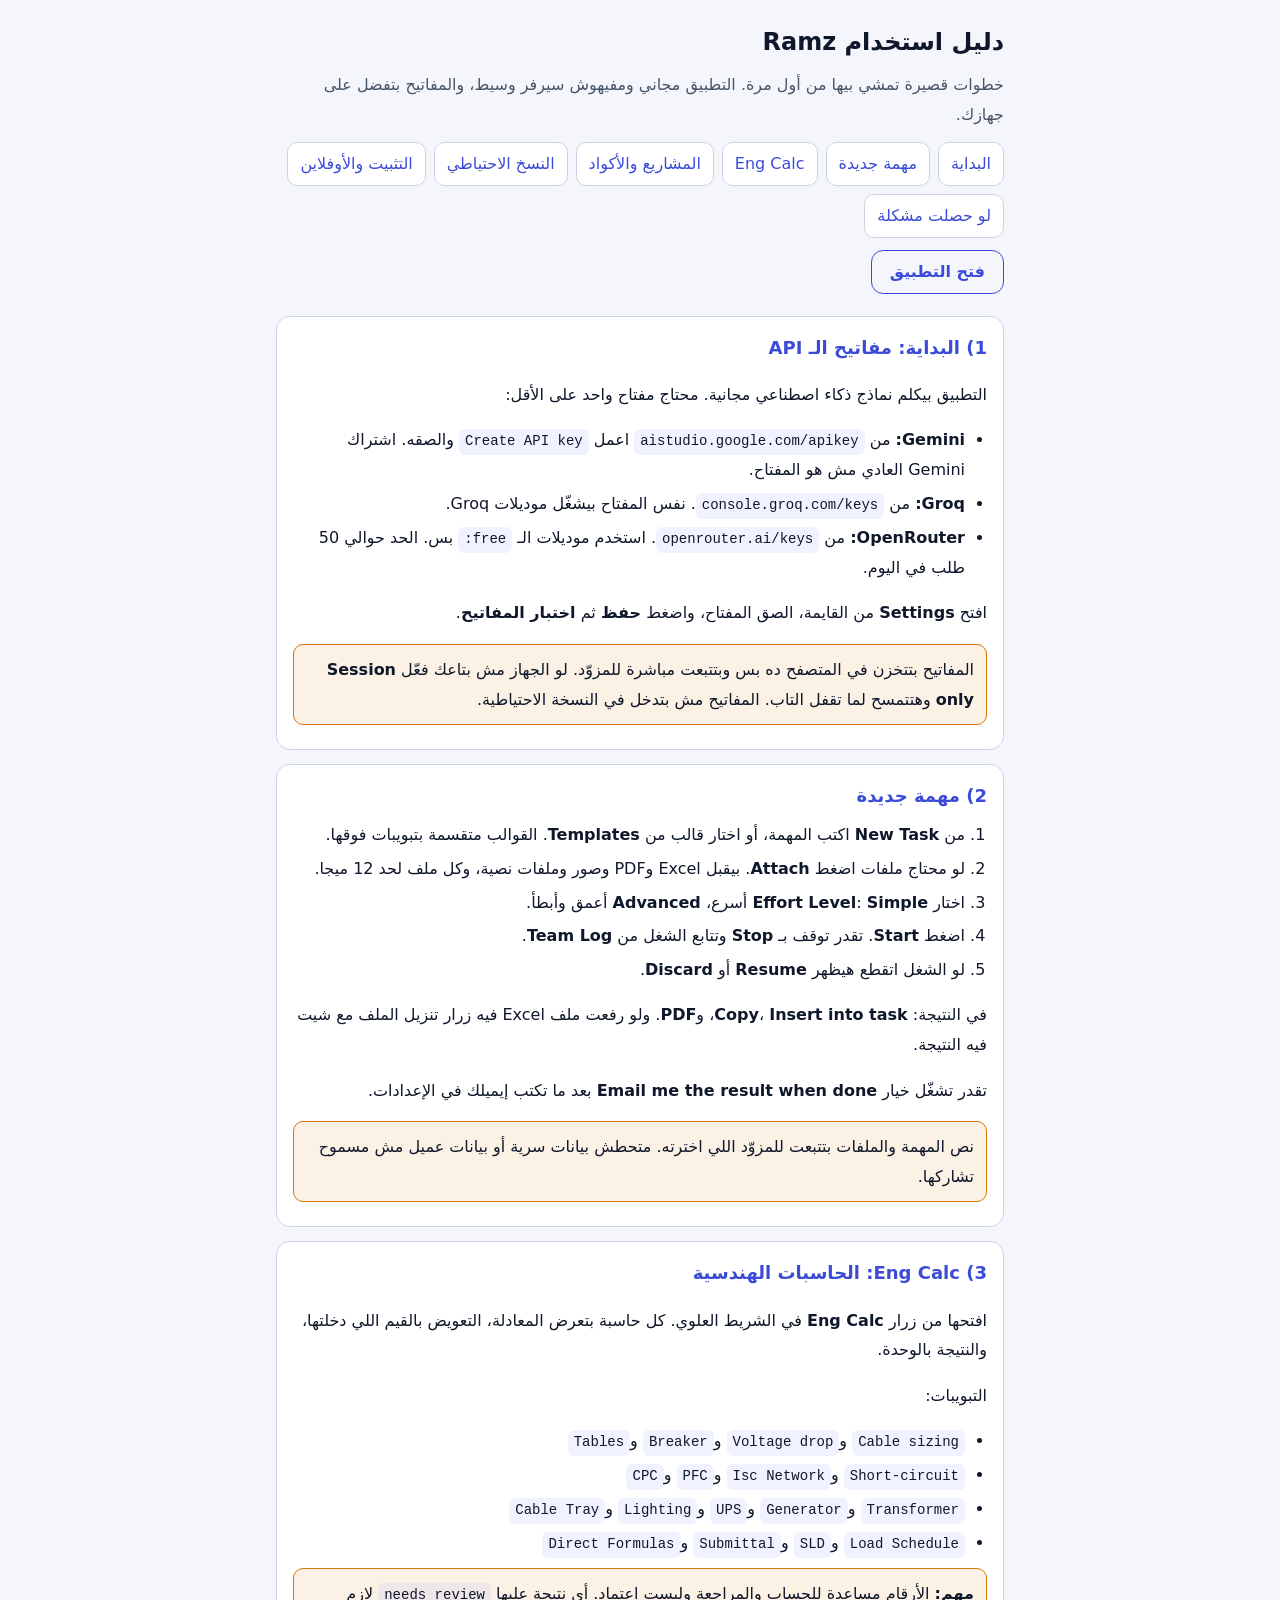
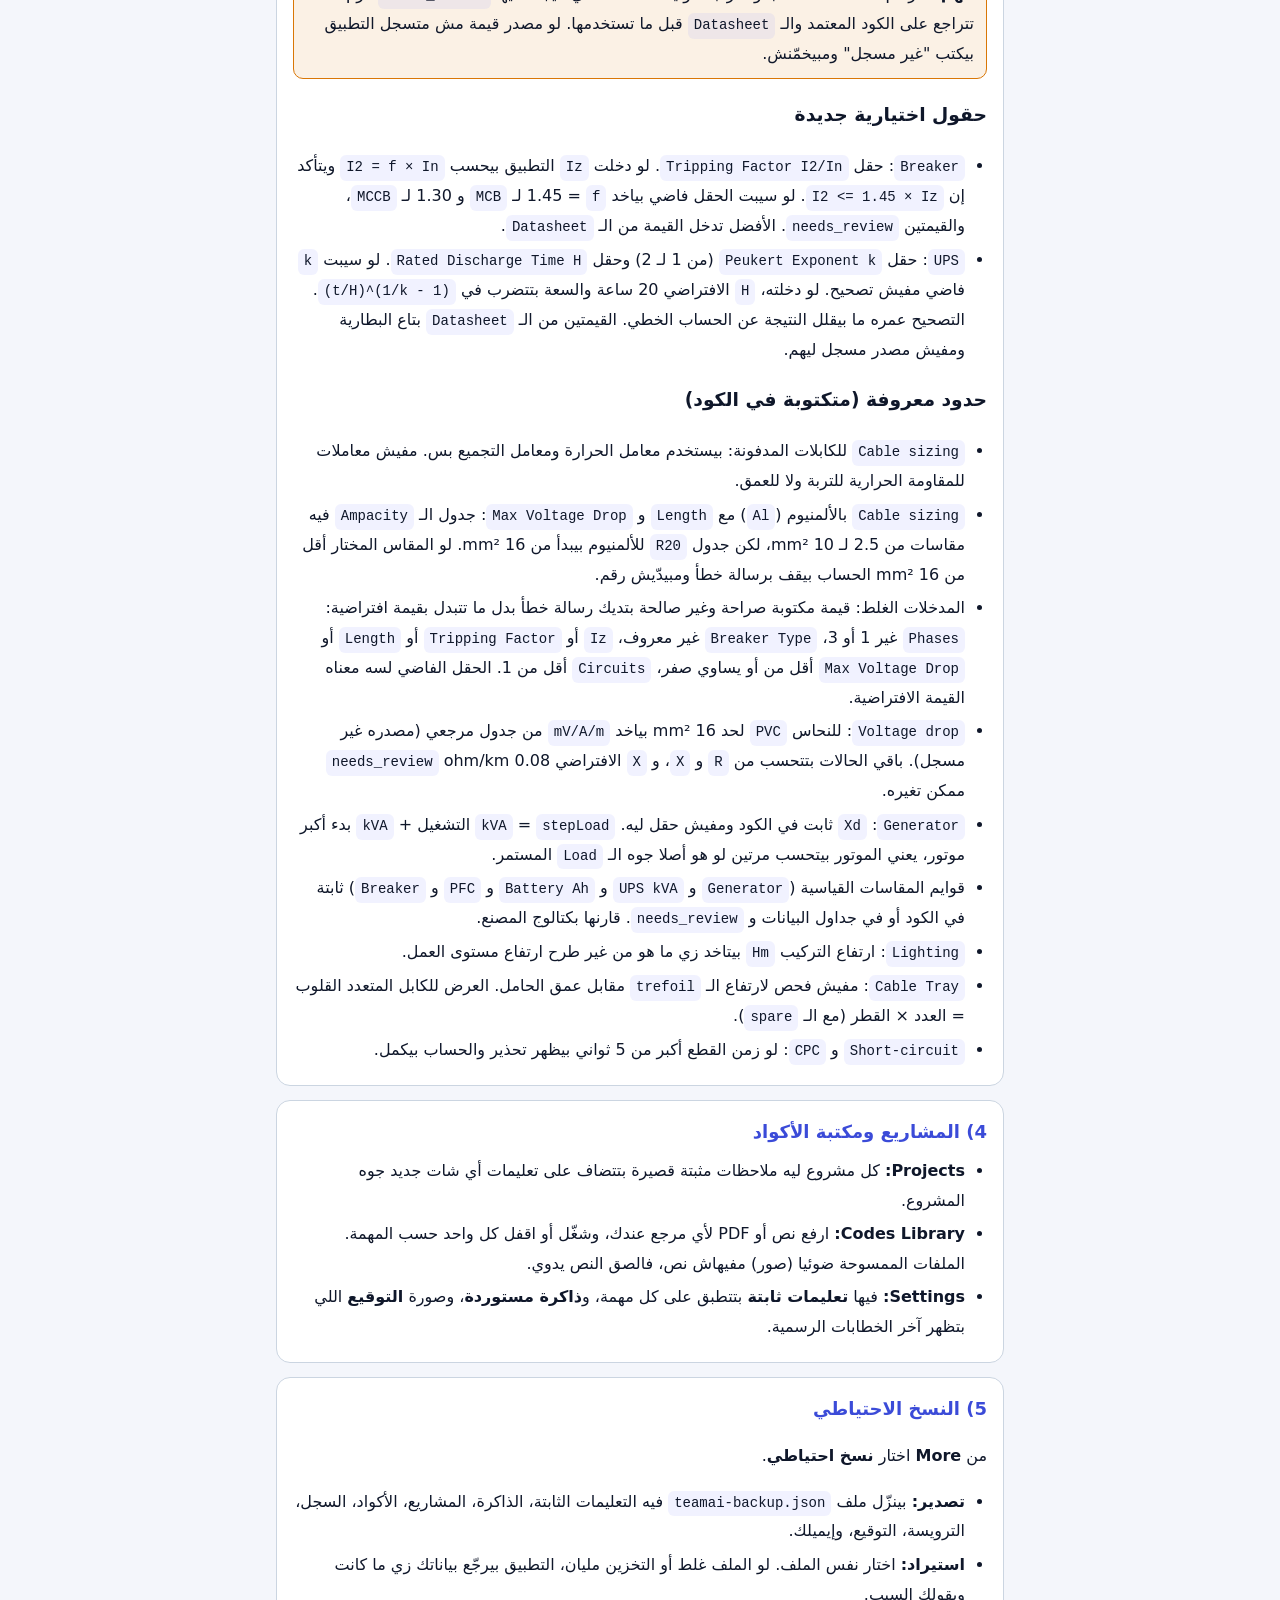
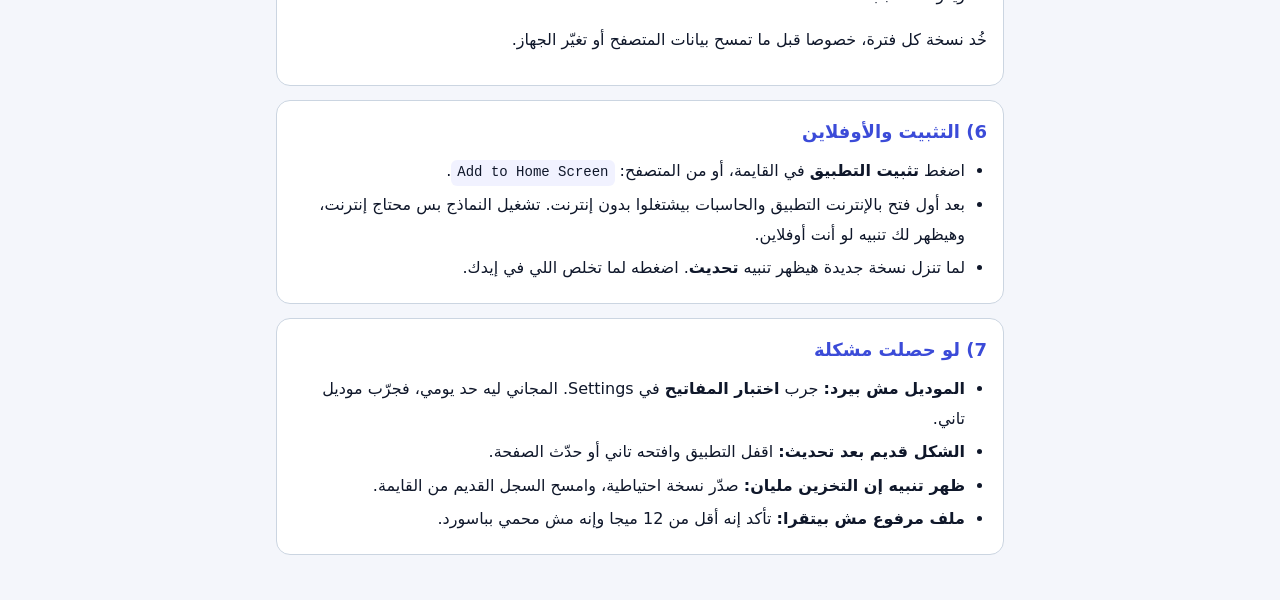
<file: guide.html>
<!doctype html>
<html lang="ar" dir="rtl">
<head>
<meta charset="utf-8">
<meta name="viewport" content="width=device-width,initial-scale=1,viewport-fit=cover">
<meta name="theme-color" content="#0f1115">
<title>دليل استخدام Ramz</title>
<style>
:root{--bg:#0f1115;--card:#171b24;--tx:#e8ecf6;--mut:#9aa6bd;--ln:#2b3345;--ac:#8a96ff;--warn:#d97706}
@media(prefers-color-scheme:light){:root{--bg:#f4f6fb;--card:#fff;--tx:#0f172a;--mut:#475569;--ln:#cbd5e1;--ac:#3b4bd8}}
*{box-sizing:border-box}
html{-webkit-text-size-adjust:100%}
body{margin:0;background:var(--bg);color:var(--tx);font:16px/1.85 system-ui,-apple-system,"Segoe UI",Tahoma,Arial,sans-serif;padding:0 0 40px}
header{padding:20px 16px 8px;max-width:760px;margin:0 auto}
h1{font-size:24px;margin:0 0 6px}
header p{margin:0;color:var(--mut)}
main{max-width:760px;margin:0 auto;padding:0 16px}
section{background:var(--card);border:1px solid var(--ln);border-radius:14px;padding:14px 16px;margin:14px 0}
h2{font-size:18px;margin:0 0 8px;color:var(--ac)}
ul,ol{margin:6px 0;padding-inline-start:22px}
li{margin:4px 0}
code,.en{unicode-bidi:isolate;direction:ltr;display:inline-block;font-family:ui-monospace,Menlo,Consolas,monospace;font-size:14px;background:rgba(138,150,255,.12);border-radius:6px;padding:0 6px}
.note{border:1px solid var(--warn);background:rgba(217,119,6,.10);border-radius:10px;padding:10px 12px;margin:10px 0}
a{color:var(--ac)}
.btn{display:inline-flex;align-items:center;justify-content:center;min-height:44px;padding:0 18px;border-radius:12px;border:1px solid var(--ac);text-decoration:none;font-weight:600}
nav{display:flex;flex-wrap:wrap;gap:8px;margin:12px 0}
nav a{display:inline-flex;align-items:center;min-height:44px;padding:0 12px;border:1px solid var(--ln);border-radius:10px;text-decoration:none;background:var(--card)}
:focus-visible{outline:2px solid var(--ac);outline-offset:2px}
</style>
</head>
<body>
<header>
<h1>دليل استخدام Ramz</h1>
<p>خطوات قصيرة تمشي بيها من أول مرة. التطبيق مجاني ومفيهوش سيرفر وسيط، والمفاتيح بتفضل على جهازك.</p>
<nav aria-label="فهرس">
<a href="#start">البداية</a><a href="#task">مهمة جديدة</a><a href="#calc">Eng Calc</a><a href="#proj">المشاريع والأكواد</a><a href="#backup">النسخ الاحتياطي</a><a href="#install">التثبيت والأوفلاين</a><a href="#fix">لو حصلت مشكلة</a>
</nav>
<a class="btn" href="./">فتح التطبيق</a>
</header>
<main>

<section id="start">
<h2>1) البداية: مفاتيح الـ API</h2>
<p>التطبيق بيكلم نماذج ذكاء اصطناعي مجانية. محتاج مفتاح واحد على الأقل:</p>
<ul>
<li><b>Gemini:</b> من <span class="en">aistudio.google.com/apikey</span> اعمل <span class="en">Create API key</span> والصقه. اشتراك Gemini العادي مش هو المفتاح.</li>
<li><b>Groq:</b> من <span class="en">console.groq.com/keys</span>. نفس المفتاح بيشغّل موديلات Groq.</li>
<li><b>OpenRouter:</b> من <span class="en">openrouter.ai/keys</span>. استخدم موديلات الـ <span class="en">:free</span> بس. الحد حوالي 50 طلب في اليوم.</li>
</ul>
<p>افتح <b>Settings</b> من القايمة، الصق المفتاح، واضغط <b>حفظ</b> ثم <b>اختبار المفاتيح</b>.</p>
<div class="note">المفاتيح بتتخزن في المتصفح ده بس وبتتبعت مباشرة للمزوّد. لو الجهاز مش بتاعك فعّل <b>Session only</b> وهتتمسح لما تقفل التاب. المفاتيح مش بتدخل في النسخة الاحتياطية.</div>
</section>

<section id="task">
<h2>2) مهمة جديدة</h2>
<ol>
<li>من <b>New Task</b> اكتب المهمة، أو اختار قالب من <b>Templates</b>. القوالب متقسمة بتبويبات فوقها.</li>
<li>لو محتاج ملفات اضغط <b>Attach</b>. بيقبل Excel وPDF وصور وملفات نصية، وكل ملف لحد 12 ميجا.</li>
<li>اختار <b>Effort Level</b>: <b>Simple</b> أسرع، <b>Advanced</b> أعمق وأبطأ.</li>
<li>اضغط <b>Start</b>. تقدر توقف بـ <b>Stop</b> وتتابع الشغل من <b>Team Log</b>.</li>
<li>لو الشغل اتقطع هيظهر <b>Resume</b> أو <b>Discard</b>.</li>
</ol>
<p>في النتيجة: <b>Copy</b>، <b>Insert into task</b>، و<b>PDF</b>. ولو رفعت ملف Excel فيه زرار تنزيل الملف مع شيت فيه النتيجة.</p>
<p>تقدر تشغّل خيار <b>Email me the result when done</b> بعد ما تكتب إيميلك في الإعدادات.</p>
<div class="note">نص المهمة والملفات بتتبعت للمزوّد اللي اخترته. متحطش بيانات سرية أو بيانات عميل مش مسموح تشاركها.</div>
</section>

<section id="calc">
<h2>3) Eng Calc: الحاسبات الهندسية</h2>
<p>افتحها من زرار <b>Eng Calc</b> في الشريط العلوي. كل حاسبة بتعرض المعادلة، التعويض بالقيم اللي دخلتها، والنتيجة بالوحدة.</p>
<p>التبويبات:</p>
<ul>
<li><span class="en">Cable sizing</span> و<span class="en">Voltage drop</span> و<span class="en">Breaker</span> و<span class="en">Tables</span></li>
<li><span class="en">Short-circuit</span> و<span class="en">Isc Network</span> و<span class="en">PFC</span> و<span class="en">CPC</span></li>
<li><span class="en">Transformer</span> و<span class="en">Generator</span> و<span class="en">UPS</span> و<span class="en">Lighting</span> و<span class="en">Cable Tray</span></li>
<li><span class="en">Load Schedule</span> و<span class="en">SLD</span> و<span class="en">Submittal</span> و<span class="en">Direct Formulas</span></li>
</ul>
<div class="note"><b>مهم:</b> الأرقام مساعدة للحساب والمراجعة وليست اعتماد. أي نتيجة عليها <span class="en">needs_review</span> لازم تتراجع على الكود المعتمد والـ <span class="en">Datasheet</span> قبل ما تستخدمها. لو مصدر قيمة مش متسجل التطبيق بيكتب "غير مسجل" ومبيخمّنش.</div>
<h3>حقول اختيارية جديدة</h3>
<ul>
<li><span class="en">Breaker</span>: حقل <span class="en">Tripping Factor I2/In</span>. لو دخلت <span class="en">Iz</span> التطبيق بيحسب <span class="en">I2 = f × In</span> ويتأكد إن <span class="en">I2 &lt;= 1.45 × Iz</span>. لو سيبت الحقل فاضي بياخد <span class="en">f</span> = 1.45 لـ <span class="en">MCB</span> و 1.30 لـ <span class="en">MCCB</span>، والقيمتين <span class="en">needs_review</span>. الأفضل تدخل القيمة من الـ <span class="en">Datasheet</span>.</li>
<li><span class="en">UPS</span>: حقل <span class="en">Peukert Exponent k</span> (من 1 لـ 2) وحقل <span class="en">Rated Discharge Time H</span>. لو سيبت <span class="en">k</span> فاضي مفيش تصحيح. لو دخلته، <span class="en">H</span> الافتراضي 20 ساعة والسعة بتتضرب في <span class="en">(t/H)^(1/k - 1)</span>. التصحيح عمره ما بيقلل النتيجة عن الحساب الخطي. القيمتين من الـ <span class="en">Datasheet</span> بتاع البطارية ومفيش مصدر مسجل ليهم.</li>
</ul>
<h3>حدود معروفة (متكتوبة في الكود)</h3>
<ul>
<li><span class="en">Cable sizing</span> للكابلات المدفونة: بيستخدم معامل الحرارة ومعامل التجميع بس. مفيش معاملات للمقاومة الحرارية للتربة ولا للعمق.</li>
<li><span class="en">Cable sizing</span> بالألمنيوم (<span class="en">Al</span>) مع <span class="en">Length</span> و <span class="en">Max Voltage Drop</span>: جدول الـ <span class="en">Ampacity</span> فيه مقاسات من 2.5 لـ 10 mm²، لكن جدول <span class="en">R20</span> للألمنيوم بيبدأ من 16 mm². لو المقاس المختار أقل من 16 mm² الحساب بيقف برسالة خطأ ومبيدّيش رقم.</li>
<li>المدخلات الغلط: قيمة مكتوبة صراحة وغير صالحة بتديك رسالة خطأ بدل ما تتبدل بقيمة افتراضية: <span class="en">Phases</span> غير 1 أو 3، <span class="en">Breaker Type</span> غير معروف، <span class="en">Iz</span> أو <span class="en">Tripping Factor</span> أو <span class="en">Length</span> أو <span class="en">Max Voltage Drop</span> أقل من أو يساوي صفر، <span class="en">Circuits</span> أقل من 1. الحقل الفاضي لسه معناه القيمة الافتراضية.</li>
<li><span class="en">Voltage drop</span>: للنحاس <span class="en">PVC</span> لحد 16 mm² بياخد <span class="en">mV/A/m</span> من جدول مرجعي (مصدره غير مسجل). باقي الحالات بتتحسب من <span class="en">R</span> و <span class="en">X</span>، و <span class="en">X</span> الافتراضي 0.08 ohm/km <span class="en">needs_review</span> ممكن تغيره.</li>
<li><span class="en">Generator</span>: <span class="en">Xd</span> ثابت في الكود ومفيش حقل ليه. <span class="en">stepLoad</span> = <span class="en">kVA</span> التشغيل + <span class="en">kVA</span> بدء أكبر موتور، يعني الموتور بيتحسب مرتين لو هو أصلا جوه الـ <span class="en">Load</span> المستمر.</li>
<li>قوايم المقاسات القياسية (<span class="en">Generator</span> و <span class="en">UPS kVA</span> و <span class="en">Battery Ah</span> و <span class="en">PFC</span> و <span class="en">Breaker</span>) ثابتة في الكود أو في جداول البيانات و <span class="en">needs_review</span>. قارنها بكتالوج المصنع.</li>
<li><span class="en">Lighting</span>: ارتفاع التركيب <span class="en">Hm</span> بيتاخد زي ما هو من غير طرح ارتفاع مستوى العمل.</li>
<li><span class="en">Cable Tray</span>: مفيش فحص لارتفاع الـ <span class="en">trefoil</span> مقابل عمق الحامل. العرض للكابل المتعدد القلوب = العدد × القطر (مع الـ <span class="en">spare</span>).</li>
<li><span class="en">Short-circuit</span> و <span class="en">CPC</span>: لو زمن القطع أكبر من 5 ثواني بيظهر تحذير والحساب بيكمل.</li>
</ul>
</section>

<section id="proj">
<h2>4) المشاريع ومكتبة الأكواد</h2>
<ul>
<li><b>Projects:</b> كل مشروع ليه ملاحظات مثبتة قصيرة بتتضاف على تعليمات أي شات جديد جوه المشروع.</li>
<li><b>Codes Library:</b> ارفع نص أو PDF لأي مرجع عندك، وشغّل أو اقفل كل واحد حسب المهمة. الملفات الممسوحة ضوئيا (صور) مفيهاش نص، فالصق النص يدوي.</li>
<li><b>Settings:</b> فيها <b>تعليمات ثابتة</b> بتتطبق على كل مهمة، و<b>ذاكرة مستوردة</b>، وصورة <b>التوقيع</b> اللي بتظهر آخر الخطابات الرسمية.</li>
</ul>
</section>

<section id="backup">
<h2>5) النسخ الاحتياطي</h2>
<p>من <b>More</b> اختار <b>نسخ احتياطي</b>.</p>
<ul>
<li><b>تصدير:</b> بينزّل ملف <span class="en">teamai-backup.json</span> فيه التعليمات الثابتة، الذاكرة، المشاريع، الأكواد، السجل، الترويسة، التوقيع، وإيميلك.</li>
<li><b>استيراد:</b> اختار نفس الملف. لو الملف غلط أو التخزين مليان، التطبيق بيرجّع بياناتك زي ما كانت ويقولك السبب.</li>
</ul>
<p>خُد نسخة كل فترة، خصوصا قبل ما تمسح بيانات المتصفح أو تغيّر الجهاز.</p>
</section>

<section id="install">
<h2>6) التثبيت والأوفلاين</h2>
<ul>
<li>اضغط <b>تثبيت التطبيق</b> في القايمة، أو من المتصفح: <span class="en">Add to Home Screen</span>.</li>
<li>بعد أول فتح بالإنترنت التطبيق والحاسبات بيشتغلوا بدون إنترنت. تشغيل النماذج بس محتاج إنترنت، وهيظهر لك تنبيه لو أنت أوفلاين.</li>
<li>لما تنزل نسخة جديدة هيظهر تنبيه <b>تحديث</b>. اضغطه لما تخلص اللي في إيدك.</li>
</ul>
</section>

<section id="fix">
<h2>7) لو حصلت مشكلة</h2>
<ul>
<li><b>الموديل مش بيرد:</b> جرب <b>اختبار المفاتيح</b> في Settings. المجاني ليه حد يومي، فجرّب موديل تاني.</li>
<li><b>الشكل قديم بعد تحديث:</b> اقفل التطبيق وافتحه تاني أو حدّث الصفحة.</li>
<li><b>ظهر تنبيه إن التخزين مليان:</b> صدّر نسخة احتياطية، وامسح السجل القديم من القايمة.</li>
<li><b>ملف مرفوع مش بيتقرا:</b> تأكد إنه أقل من 12 ميجا وإنه مش محمي بباسورد.</li>
</ul>
</section>

</main>
</body>
</html>
</file>
